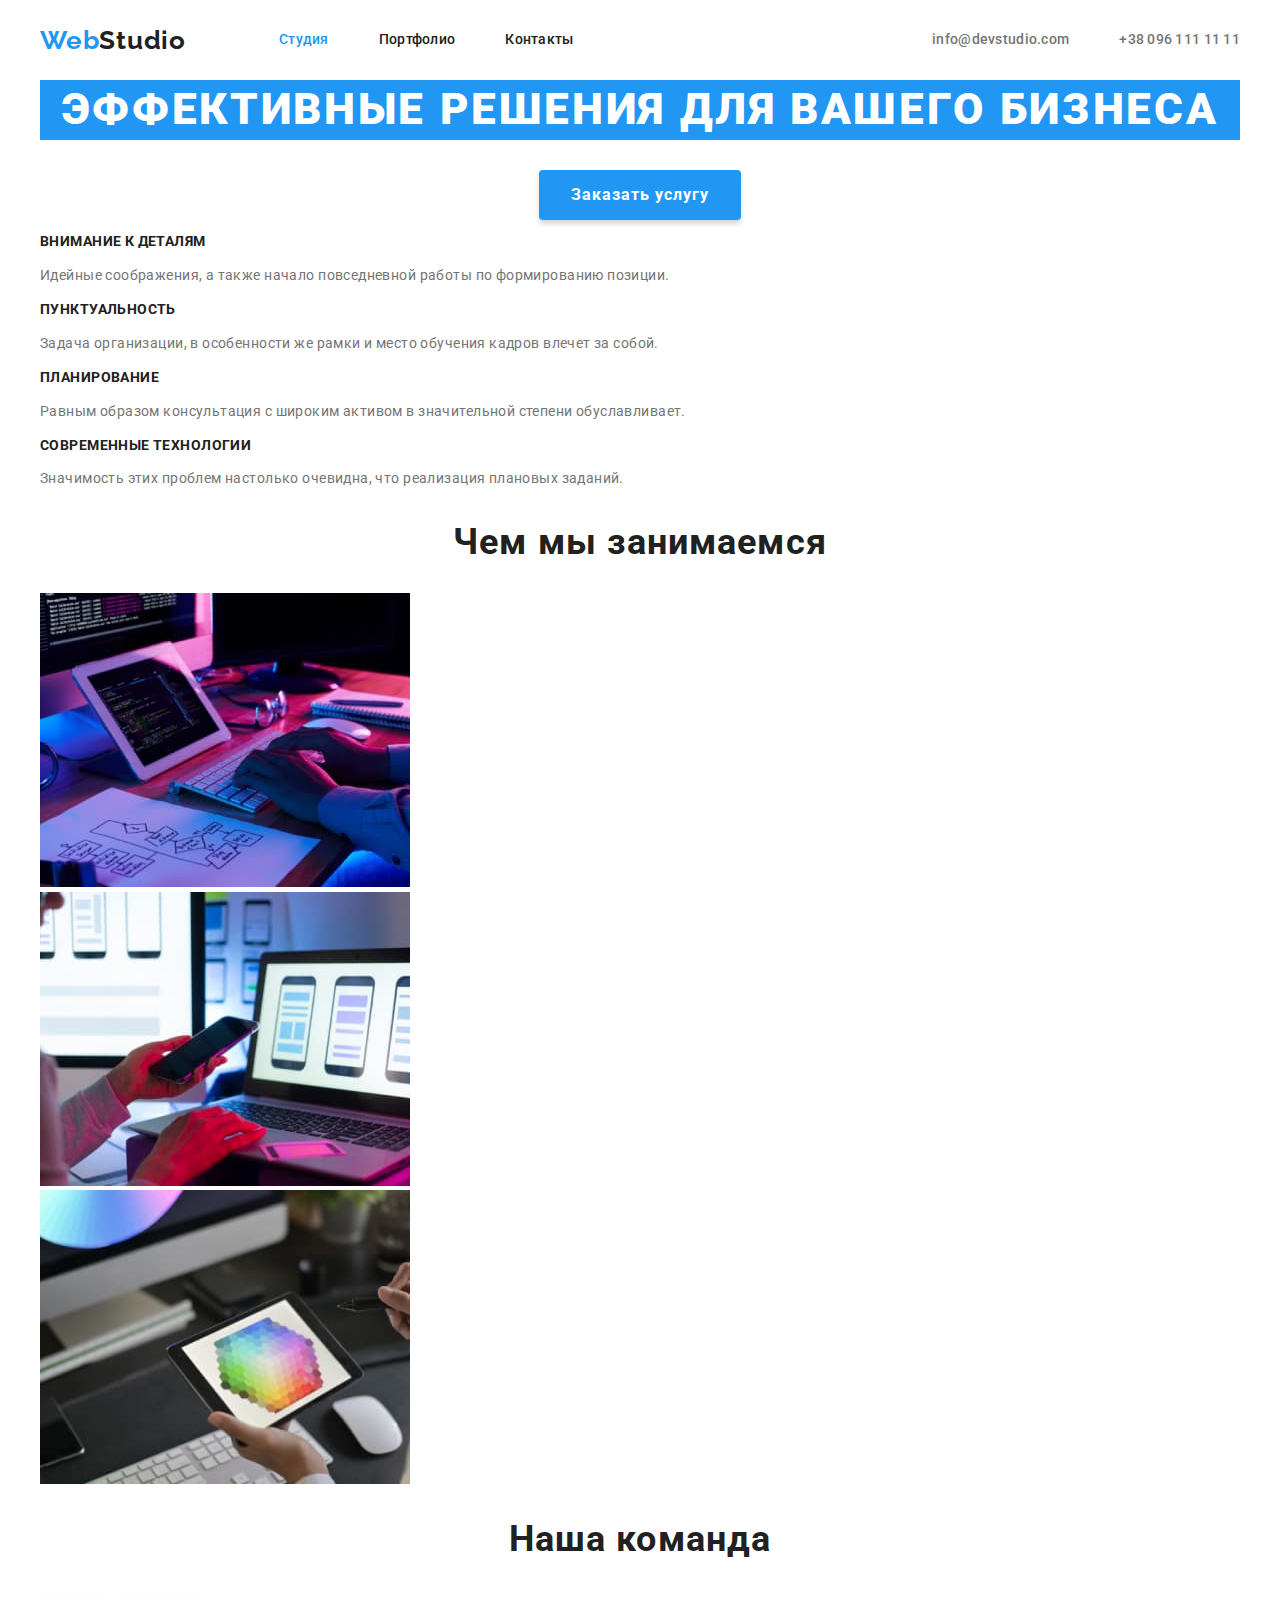
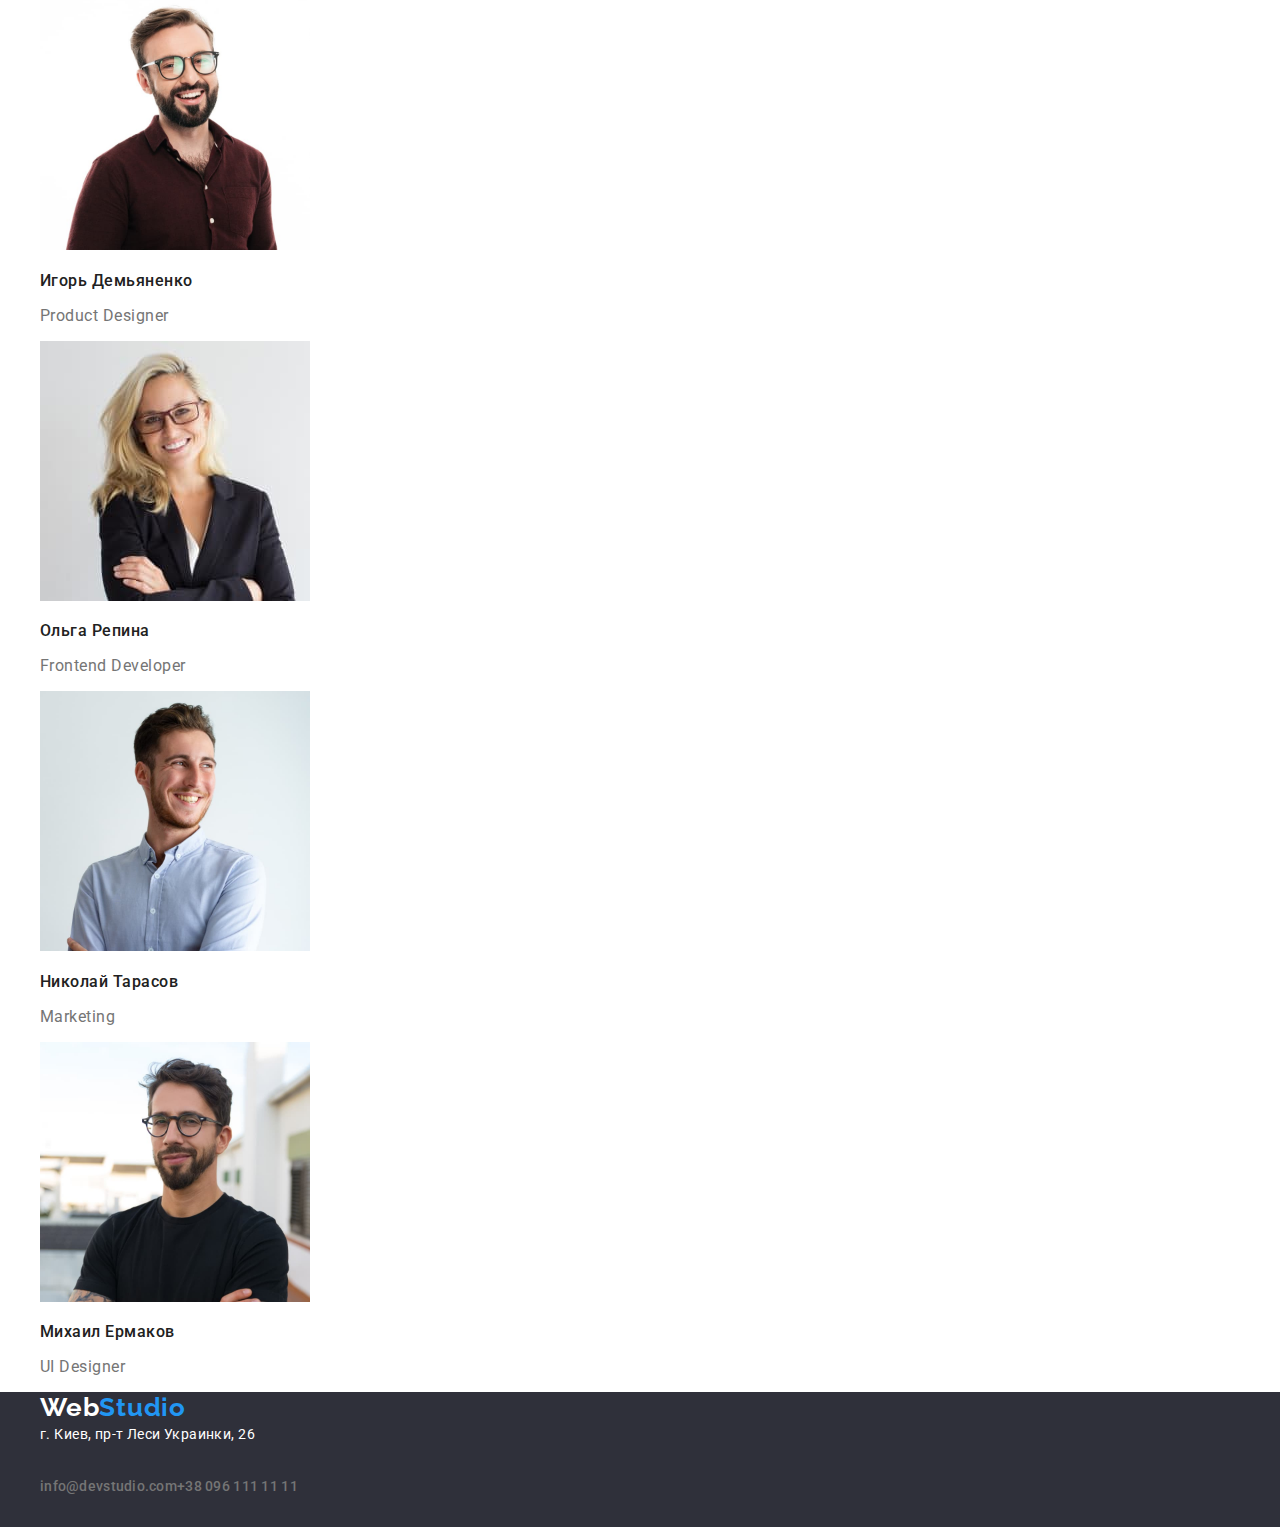
<file: index.html>
<!DOCTYPE html>
<html lang="ru">
<head>
    <meta charset="UTF-8">
    <meta http-equiv="X-UA-Compatible" content="IE=edge">
    <meta name="viewport" content="width=device-width, initial-scale=1.0">
    <title>Студия</title>
    <link rel="preconnect" href="https://fonts.googleapis.com">
    <link rel="preconnect" href="https://fonts.gstatic.com" crossorigin>
    <link href="https://fonts.googleapis.com/css2?family=Raleway:wght@700&family=Roboto:wght@400;500;700;900&display=swap"
        rel="stylesheet">
    <link rel="stylesheet" href="https://cdnjs.cloudflare.com/ajax/libs/modern-normalize/1.1.0/modern-normalize.min.css">
    <link rel="stylesheet" href="./css/style.css">
</head>
<body>
 <header>
     <div class="container header">
     <nav class="nav-flex">
     <a href="./index.html" class="logo"><span class="accent">Web</span>Studio</a>
     <ul class="site-nav">
         <li class="item"><a href="./index.html" class="link current">Студия</a></li>
         <li class="item"><a href="./portfolio.html" class="link">Портфолио</a></li>
         <li class="item"><a href="" class="link">Контакты</a></li>
     </ul>
     </nav>
     <ul class="contacts">
         <li class="item"><a href="mailto:info@devstudio.com" class="contacts-link">info@devstudio.com</a></li>
         <li class="item"><a href="tel:+380961111111" class="contacts-link">+38 096 111 11 11</a></li>
     </ul>
    </div>
 </header>
 <main>
     <section class="hero-section">
         <div class="container hero-content">
         <h1 class="hero-title">Эффективные решения для вашего бизнеса</h1>
         <button type="button" class="hero-btn">Заказать услугу</button>
        </div>
     </section>
     <section class="features-section">
         <ul class="features container">
             <li>
              <h3 class="features-title">Внимание к деталям</h3>
              <p class="features-description">Идейные соображения, а также начало повседневной работы по формированию позиции.</p>
             </li>
             <li>
              <h3 class="features-title">Пунктуальность</h3>
              <p class="features-description">Задача организации, в особенности же рамки и место обучения кадров влечет за собой.</p>
             </li>
             <li>
              <h3 class="features-title">Планирование</h3>
              <p class="features-description">Равным образом консультация с широким активом в значительной степени обуславливает.</p>
             </li>
             <li>
              <h3 class="features-title">Современные технологии</h3>
              <p class="features-description">Значимость этих проблем настолько очевидна, что реализация плановых заданий.</p>
             </li>
         </ul>
     </section>
     <section class="projects-section">
         <div class="container">
         <h2 class="projects-section-title">Чем мы занимаемся</h2>
         <ul>
             <li>
               <img src="./images/img.jpg" alt="Ноутбук" width="370">  
             </li>
            <li>
                <img src="./images/img2.jpg" alt="Смартфон" width="370">
            </li>
            <li>
                <img src="./images/img3.jpg" alt="Планшет" width="370">
            </li>
         </ul>
        </div>
     </section>
     <section class="team-section">
         <div class="container">
         <h2 class="team-section-title">Наша команда</h2>
         <ul class="team-members">
             <li>
                <img src="./images/img4.jpg" alt="Фотография Игоря Демьяненко" width="270"> 
                <h3 class="team-members-title">Игорь Демьяненко</h3>
                <p class="team-members-position">Product Designer</p>
             </li>
            <li>
                <img src="./images/img5.jpg" alt="Фотография Ольги Репиной" width="270">
                <h3 class="team-members-title">Ольга Репина</h3>
                <p class="team-members-position">Frontend Developer</p>
            </li>
            <li>
                <img src="./images/img6.jpg" alt="Фотография Николая Тарасова" width="270">
                <h3 class="team-members-title">Николай Тарасов</h3>
                <p class="team-members-position">Marketing</p>
            </li>
            <li>
                <img src="./images/img7.jpg" alt="Фотография Михаила Ермакова" width="270">
                <h3 class="team-members-title">Михаил Ермаков</h3>
                <p class="team-members-position">UI Designer</p>
            </li>
         </ul>
        </div>
     </section>

 </main>

<footer>
    <div class="container">
    <a href="./index.html" class="logo footer"><span class="accent footer">Web</span>Studio</a>
    <address>
        г. Киев, пр-т Леси Украинки, 26
    </address>
    <ul class="contacts">
        <li><a href="mailto:info@devstudio.com" class="contacts-link">info@devstudio.com</a></li>
        <li><a href="tel:+380961111111" class="contacts-link">+38 096 111 11 11</a></li>
    </ul>
    </div>
</footer>
 
</body>
</html>
</file>
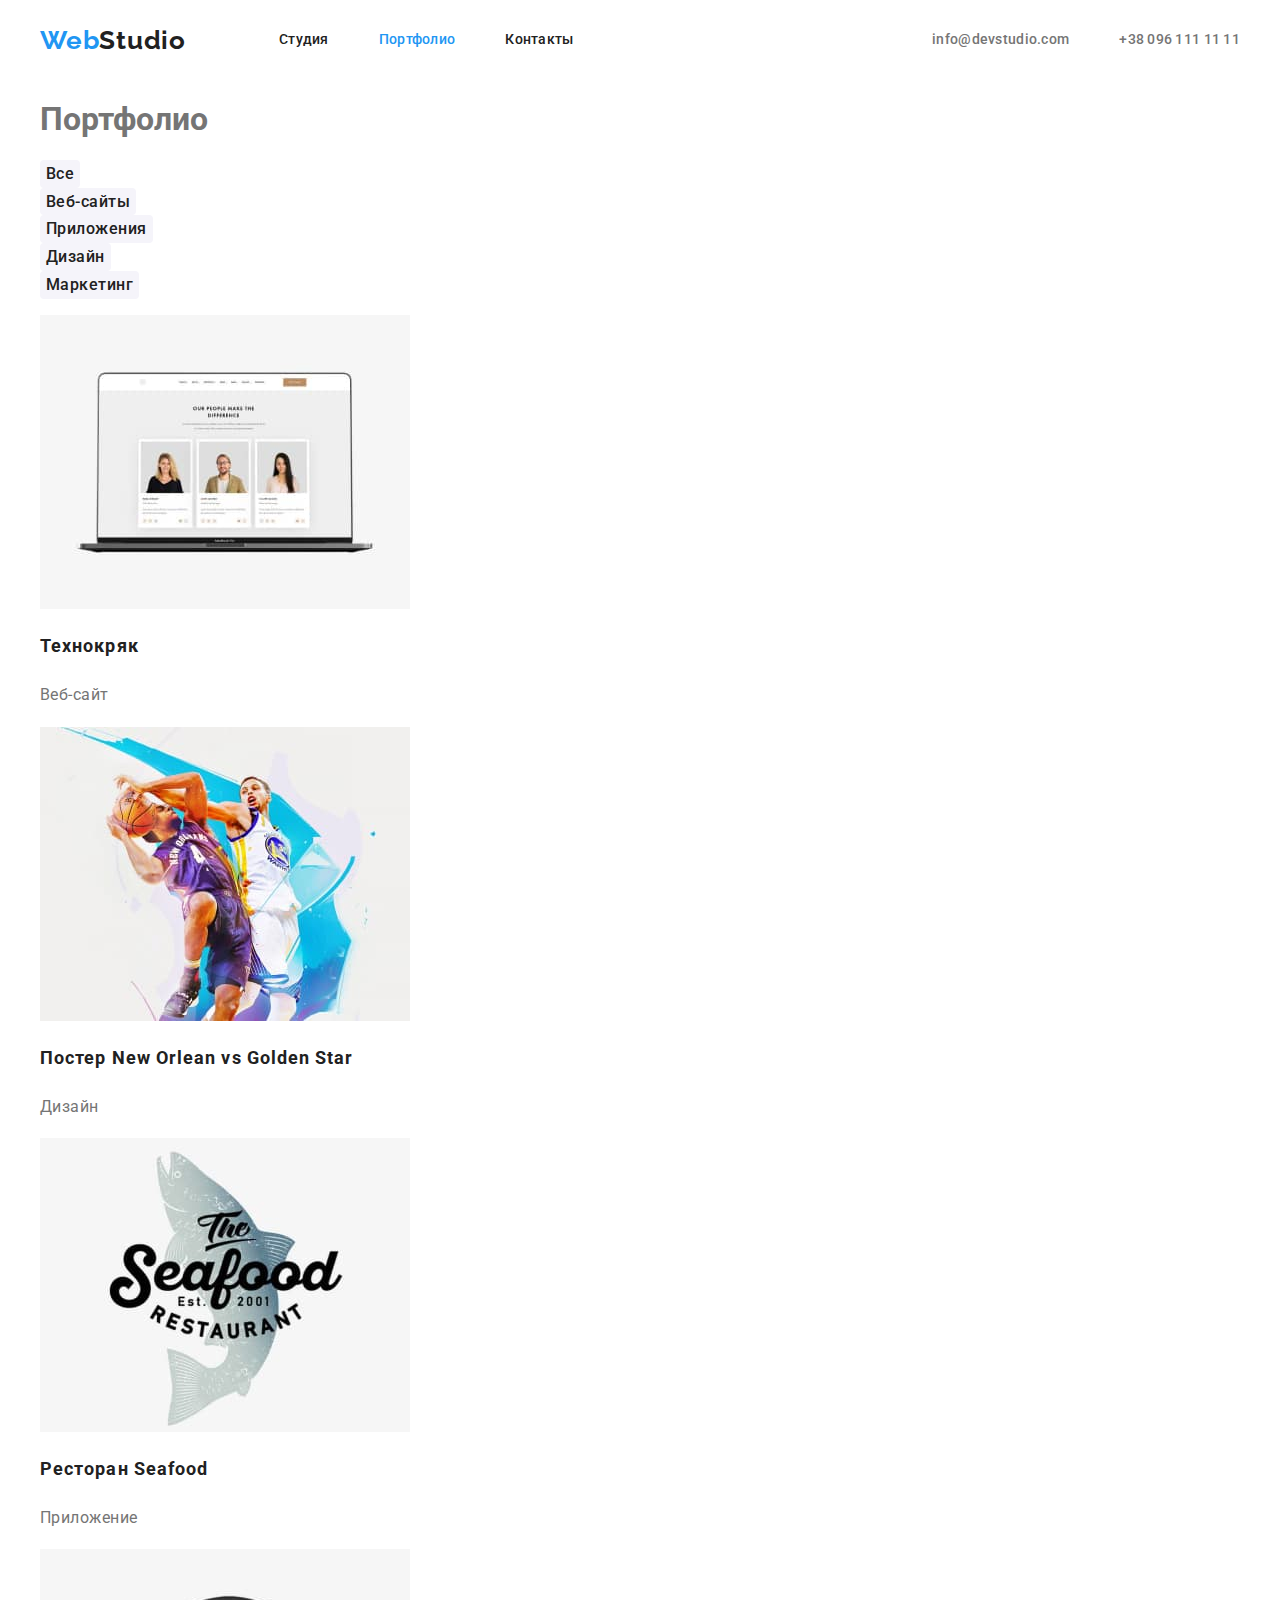
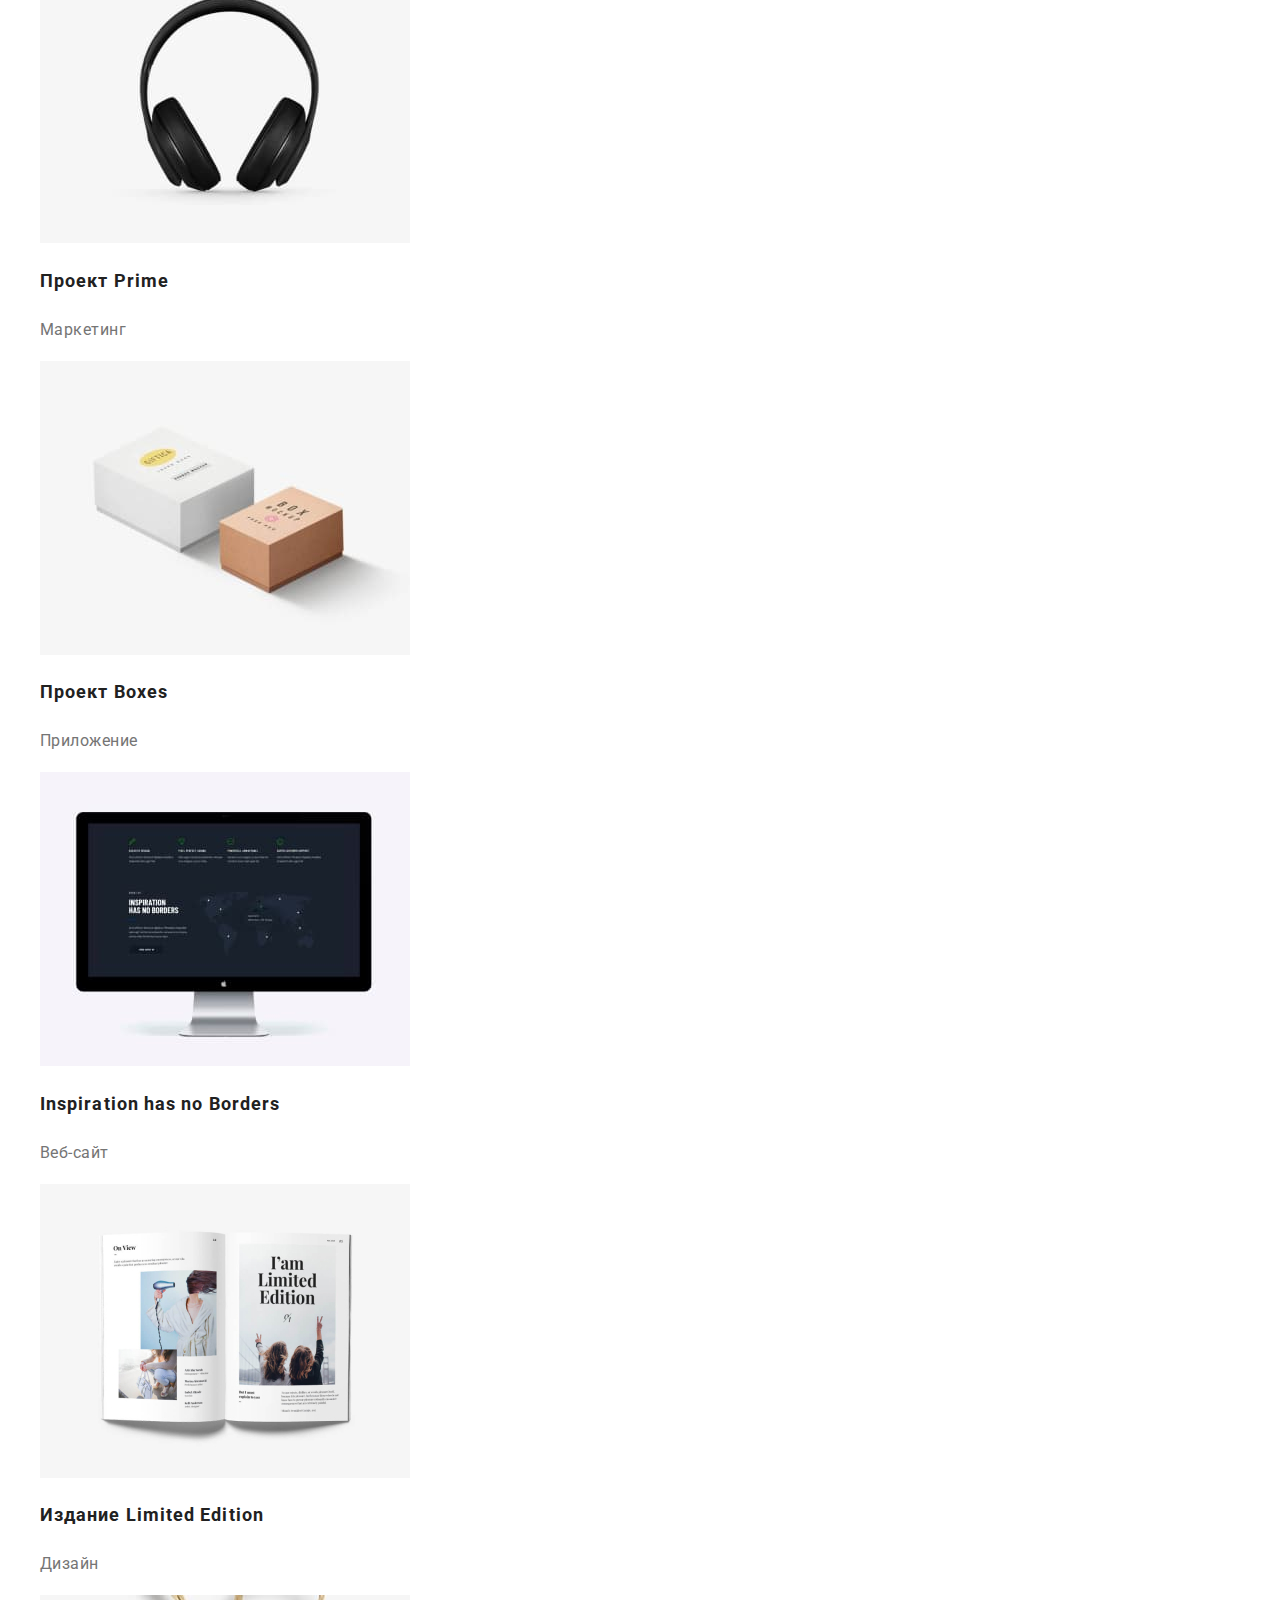
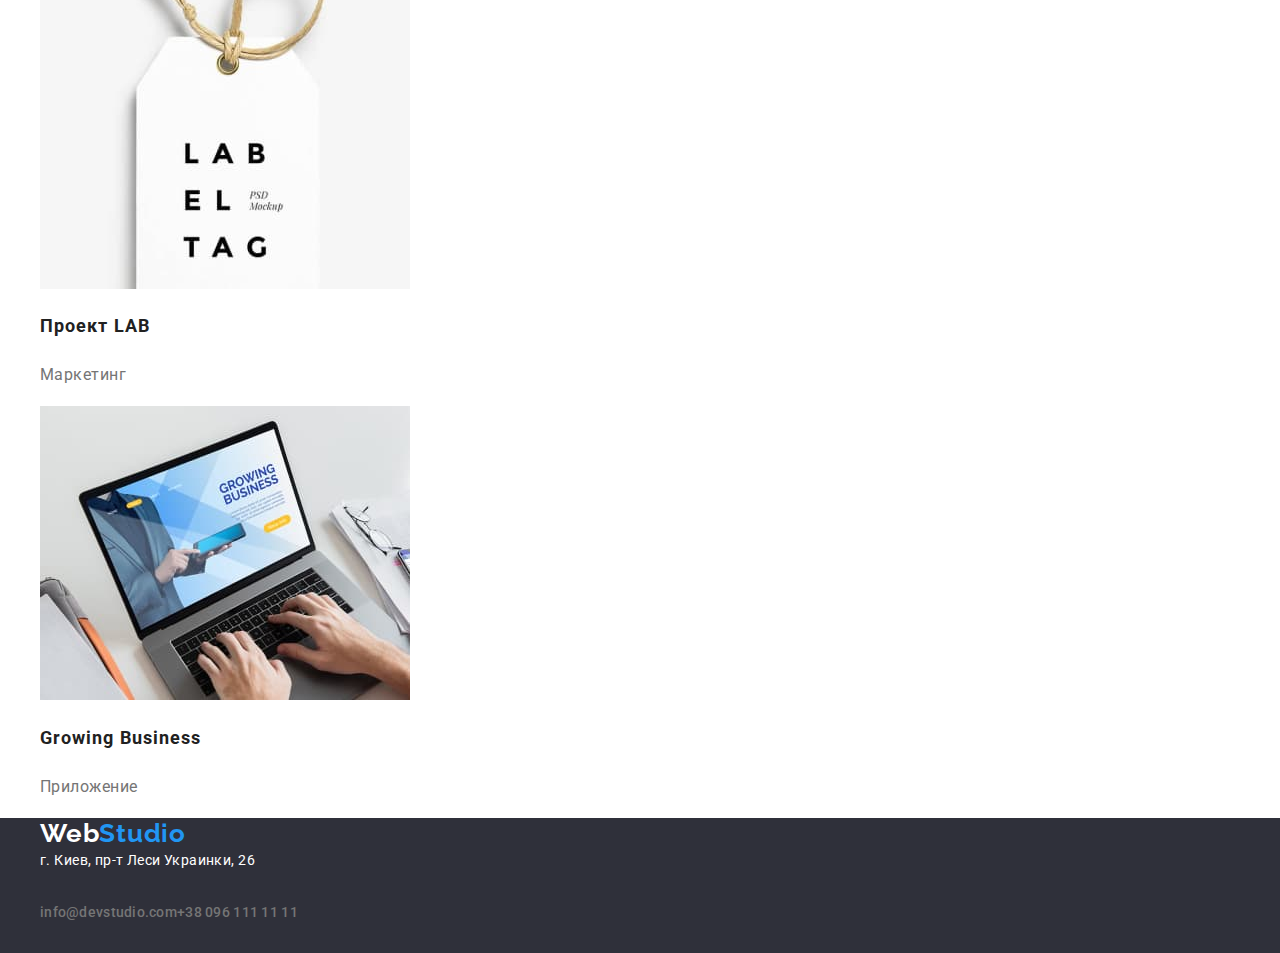
<file: portfolio.html>
<!DOCTYPE html>
<html lang="ru">
 <head>
    <meta charset="UTF-8">
    <meta http-equiv="X-UA-Compatible" content="IE=edge">
    <meta name="viewport" content="width=device-width, initial-scale=1.0">
    <title>Портфолио</title>
    <link rel="preconnect" href="https://fonts.googleapis.com">
    <link rel="preconnect" href="https://fonts.gstatic.com" crossorigin>
    <link href="https://fonts.googleapis.com/css2?family=Raleway:wght@700&family=Roboto:wght@400;500;700;900&display=swap"
        rel="stylesheet">
    <link rel="stylesheet" href="https://cdnjs.cloudflare.com/ajax/libs/modern-normalize/1.1.0/modern-normalize.min.css">
    <link rel="stylesheet" href="./css/style.css">
 </head>
 <body>
<header>
    <div class="container header">
        <nav class="nav-flex">
            <a href="./index.html" class="logo"><span class="accent">Web</span>Studio</a>
            <ul class="site-nav">
                <li class="item"><a href="./index.html" class="link ">Студия</a></li>
                <li class="item"><a href="./portfolio.html" class="link current">Портфолио</a></li>
                <li class="item"><a href="" class="link">Контакты</a></li>
            </ul>
        </nav>
        <ul class="contacts">
            <li class="item"><a href="mailto:info@devstudio.com" class="contacts-link">info@devstudio.com</a></li>
            <li class="item"><a href="tel:+380961111111" class="contacts-link">+38 096 111 11 11</a></li>
        </ul>
    </div>
</header>
    <main>
     <section class="portfolio-section">
      <div class="container">
        <h1>Портфолио</h1>
            <ul class="filter-list">
                <li><button type="button" class="btn">Все</button></li>
                <li><button type="button" class="btn">Веб-сайты</button></li>
                <li><button type="button" class="btn">Приложения</button></li>
                <li><button type="button" class="btn">Дизайн</button></li>
                <li><button type="button" class="btn">Маркетинг</button></li>
            </ul>   
                <ul class="porfolio-list">
                <li>
                    <a href="" class="portfolio-list-link">
                        <img src="./images/portfolio1.jpg" alt="Вид сайта технокряк" width="370">
                        <h2 class="porfolio-list-title">Технокряк</h2>
                        <p class="porfolio-list-type">Веб-сайт</p>
                    </a>
                </li>
                <li>
                    <a href="" class="portfolio-list-link">
                        <img src="./images/portfolio2.jpg" alt="Два игрока в баскетбол" width="370">
                        <h2 class="porfolio-list-title">Постер New Orlean vs Golden Star</h2   >
                        <p class="porfolio-list-type">Дизайн</p>
                    </a>
                </li>
                <li>
                    <a href="" class="portfolio-list-link">
                        <img src="./images/portfolio3.jpg" alt="Эмблема ресторана" width="370">
                        <h2 class="porfolio-list-title">Ресторан Seafood</h2   >
                        <p class="porfolio-list-type">Приложение</p>
                    </a>
                </li>
                <li>
                    <a href="" class="portfolio-list-link">
                        <img src="./images/portfolio4.jpg" alt="Фотография наушников" width="370">
                        <h2 class="porfolio-list-title">Проект Prime</h2   >
                        <p class="porfolio-list-type">Маркетинг</p>
                    </a>
                </li>
                <li>
                    <a href="" class="portfolio-list-link">
                        <img src="./images/portfolio5.jpg" alt="Две коробочки" width="370">
                        <h2 class="porfolio-list-title">Проект Boxes</h2>
                        <p class="porfolio-list-type">Приложение</p>
                    </a>
                </li>
                <li>
                    <a href="" class="portfolio-list-link">
                        <img src="./images/portfolio6.jpg" alt="Фотография веб-сайта" width="370">
                        <h2 class="porfolio-list-title">Inspiration has no Borders</h2>
                        <p class="porfolio-list-type">Веб-сайт</p>
                    </a>
                </li>
                <li>
                    <a href="" class="portfolio-list-link">
                        <img src="./images/portfoilo7.jpg" alt="Раскрытая книга" width="370">
                        <h2 class="porfolio-list-title">Издание Limited Edition</h2>
                        <p class="porfolio-list-type">Дизайн</p>
                    </a>
                </li>
                <li>
                    <a href="" class="portfolio-list-link">
                        <img src="./images/portfolio8.jpg" alt="Эмблема проекта" width="370">
                        <h2 class="porfolio-list-title">Проект LAB</h2>
                        <p class="porfolio-list-type">Маркетинг</p>
                    </a>
                </li>
                <li>
                    <a href="" class="portfolio-list-link">
                        <img src="./images/portfolio9.jpg" alt="Изображение ноутбука" width="370">
                        <h2 class="porfolio-list-title">Growing Business</h2>
                        <p class="porfolio-list-type">Приложение</p>
                    </a>
                </li>
                </ul>
      </div>
     </section>
    </main>
  <footer>
      <div class="container">
        <a href="./index.html" class="logo footer"><span class="accent footer">Web</span>Studio</a>
        <address>
            г. Киев, пр-т Леси Украинки, 26
        </address>
        <ul class="contacts">
            <li><a href="mailto:info@devstudio.com" class="contacts-link">info@devstudio.com</a></li>
            <li><a href="tel:+380961111111" class="contacts-link">+38 096 111 11 11</a></li>
        </ul>
     </div> 
  </footer>
 </body>
</html>
</file>
<file: css/style.css>
/*цвет заголовков rgba(33, 33, 33, 1)*/
/*цвет текста основного контента rgba(117, 117, 117, 1)*/
/*акцент rgba(33, 150, 243, 1)*/
/*белый rgba(255, 255, 255, 1)*/
/*цвет фона в футере rgba(47, 48, 58, 1)*/

:root {
  --primary-text-color: rgba(117, 117, 117, 1);
  --title-text-color: rgba(33, 33, 33, 1);
  --accent-color: rgba(33, 150, 243, 1);
  --white: rgba(255, 255, 255, 1);
  --button-background-color: rgba(245, 244, 250, 1);
  --footer-bg-color: rgba(47, 48, 58, 1);
}
body {
  font-family: "Roboto", sans-serif;
  color: var(--primary-text-color);
}
li {
  list-style: none;
}
ul {
  padding: 0;
}
/* Контейнер */
.container {
  width: 1200px;
  margin: 0 auto;
}
/*Лого*/
a > .accent {
  color: var(--accent-color);
}
.logo {
  margin-right: 93px;

  color: var(--title-text-color);
  font-family: "Raleway", sans-serif;
  font-weight: 700;
  font-size: 26px;
  line-height: 1.19;
  letter-spacing: 0.03em;
  text-decoration: none;
}
/*Навигация + контакты*/
.site-nav {
  display: flex;
  margin-bottom: 0;
  margin-top: 0;
}
.contacts {
  display: flex;
  margin-left: auto;
  margin-bottom: 0;
  margin-top: 0;
}
.nav-flex {
  display: flex;
  align-items: center;
}
.header {
  display: flex;
  align-items: center;
}
.site-nav .item:not(:last-child),
.contacts .item:not(:last-child) {
  margin-right: 50px;
}

.contacts-link,
.site-nav .link {
  padding: 32px 0;
  display: block;

  color: var(--title-text-color);
  font-weight: 500;
  font-size: 14px;
  line-height: 1.14;
  letter-spacing: 0.02em;
  text-decoration: none;
  list-style: none;
}
.contacts-link {
  color: inherit;
  font-weight: 500;
  font-size: 14px;
  line-height: 1.14;
  letter-spacing: 0.02em;
  text-decoration: none;
  list-style: none;
}
.site-nav .link.current,
.site-nav .link:hover,
.site-nav .link:focus,
.contacts-link:hover,
.contacts-link:focus {
  color: var(--accent-color);
}
/*Герой*/
.hero-content {
  text-align: center;
}
.hero-title {
  margin-top: 0;
  margin-bottom: 30px;

  color: var(--white);
  background-color: var(--accent-color);
  font-weight: 900;
  font-size: 44px;
  line-height: 1.36;
  text-align: center;
  letter-spacing: 0.06em;
  text-transform: uppercase;
}
.hero-btn {
  padding: 10px 32px;
  display: inline-block;

  background-color: var(--accent-color);
  box-shadow: 0px 4px 4px rgba(0, 0, 0, 0.15);
  border-radius: 4px;
  border: 0;

  color: var(--white);
  font-weight: 700;
  font-size: 16px;
  line-height: 1.88;
  letter-spacing: 0.06em;
  text-align: center;

  cursor: pointer;
}

/*Особенности*/
.features-title {
  color: var(--title-text-color);
  font-weight: 700;
  font-size: 14px;
  line-height: 1.14;
  letter-spacing: 0.03em;
  text-transform: uppercase;
}
.features-description {
  font-size: 14px;
  line-height: 1.71;
  letter-spacing: 0.03em;
}
/* Заголовки секций */
.projects-section-title,
.team-section-title {
  color: var(--title-text-color);
  font-weight: 700;
  font-size: 36px;
  line-height: 1.17;
  text-align: center;
  letter-spacing: 0.03em;
}
/*Чем мы занимаемся*/

/* Наша команда */
.team-members-title {
  font-weight: 500;
  font-size: 16px;
  line-height: 1.19;
  letter-spacing: 0.03em;
  color: var(--title-text-color);
}
.team-members-position {
  font-size: 16px;
  line-height: 1.19;
  letter-spacing: 0.03em;
}

/* Фильтры в Портфолио */
.filter-list .btn {
  background-color: var(--button-background-color);
  border-radius: 4px;
  border: 0;

  color: var(--title-text-color);
  font-family: "Roboto", sans-serif;
  font-weight: 500;
  font-size: 16px;
  line-height: 1.62;
  letter-spacing: 0.03em;

  cursor: pointer;
}
.filter-list .btn:hover,
.filter-list .btn:focus {
  background-color: var(--accent-color);
  color: var(--white);
  box-shadow: 0px 3px 1px rgba(0, 0, 0, 0.1), 0px 1px 2px rgba(0, 0, 0, 0.08),
    0px 2px 2px rgba(0, 0, 0, 0.12);
}
/* Портфолио работы */
.porfolio-list-title {
  color: var(--title-text-color);
  font-weight: 700;
  font-size: 18px;
  line-height: 2;
  letter-spacing: 0.06em;
}
.portfolio-list-link {
  text-decoration: none;
}
.porfolio-list-type {
  color: var(--primary-text-color);
  font-size: 16px;
  line-height: 1.88;
  letter-spacing: 0.03em;
}
/* ФУТЕР */
.logo.footer {
  color: var(--accent-color);
}
.accent.footer {
  color: var(--white);
}
footer {
  background-color: var(--footer-bg-color);
}
address {
  color: var(--white);
  font-style: normal;
  font-size: 14px;
  line-height: 1.71;
  letter-spacing: 0.03em;
}
</file>
